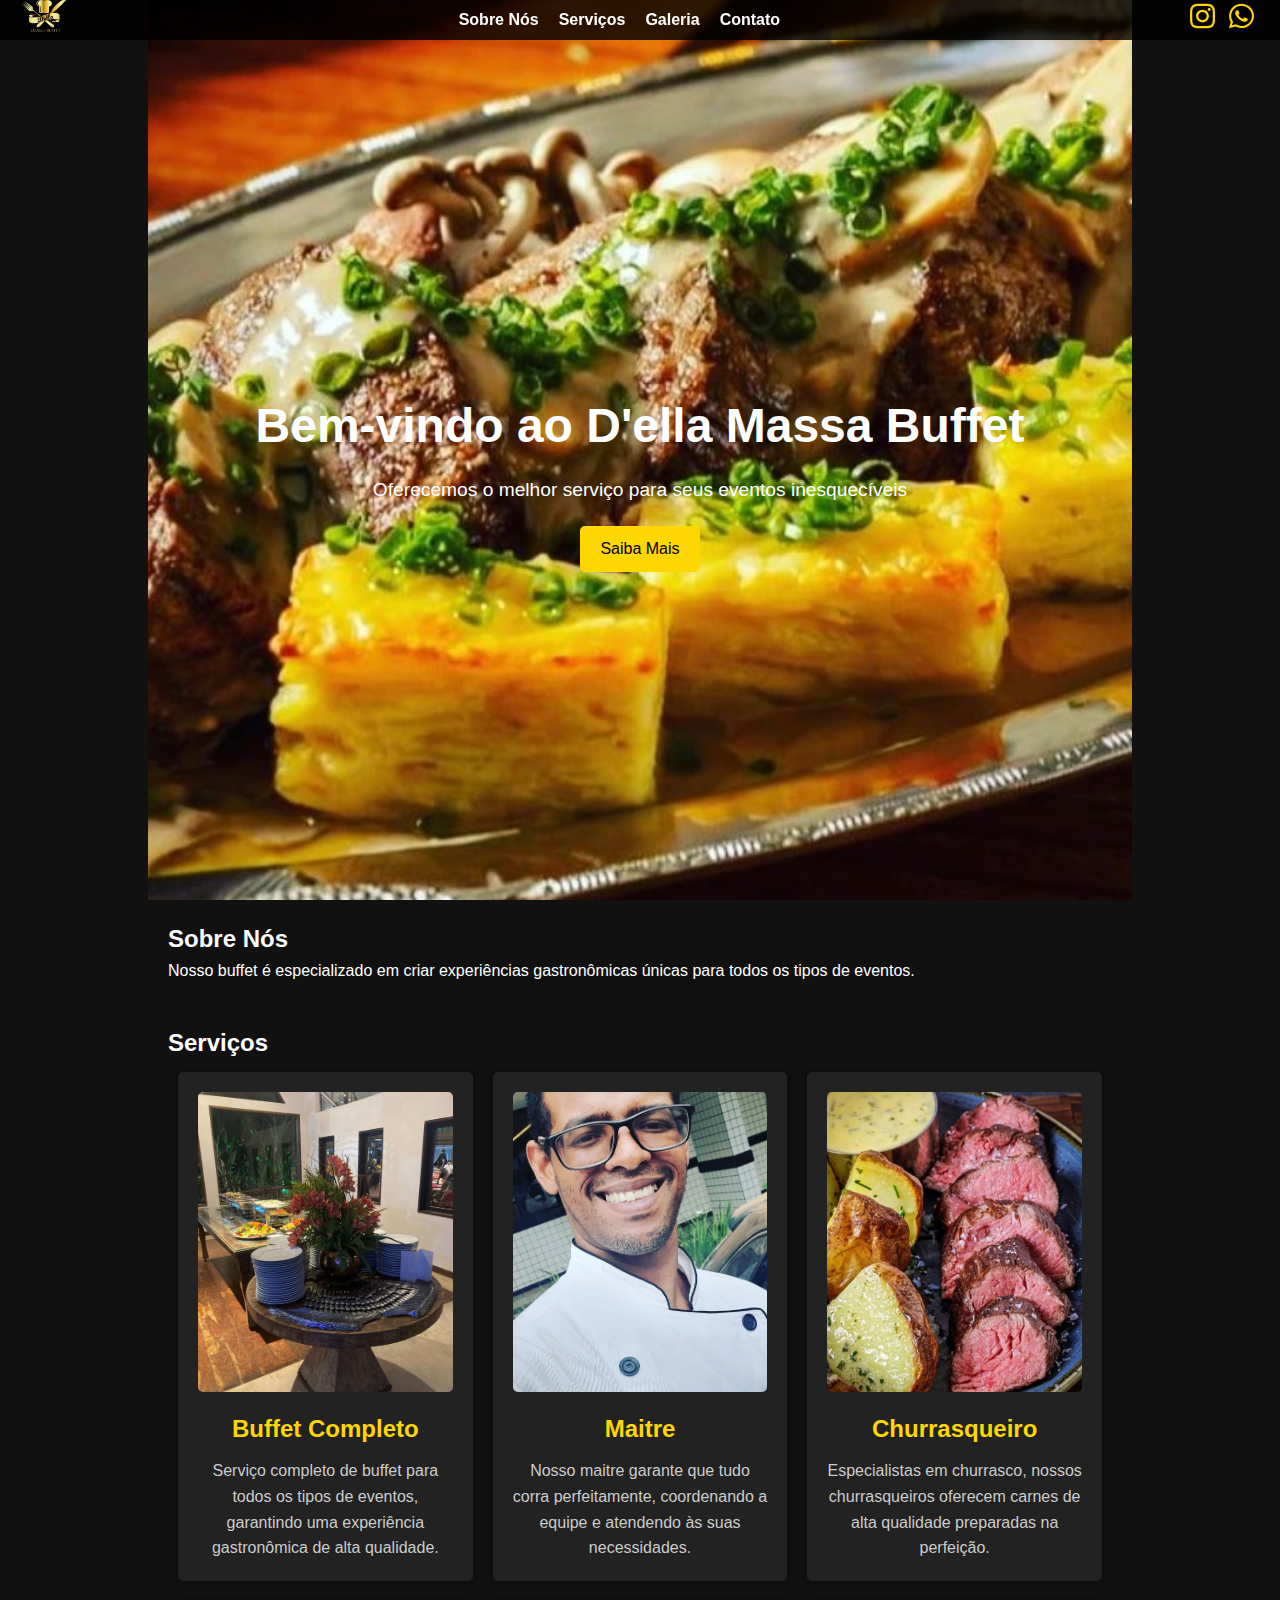
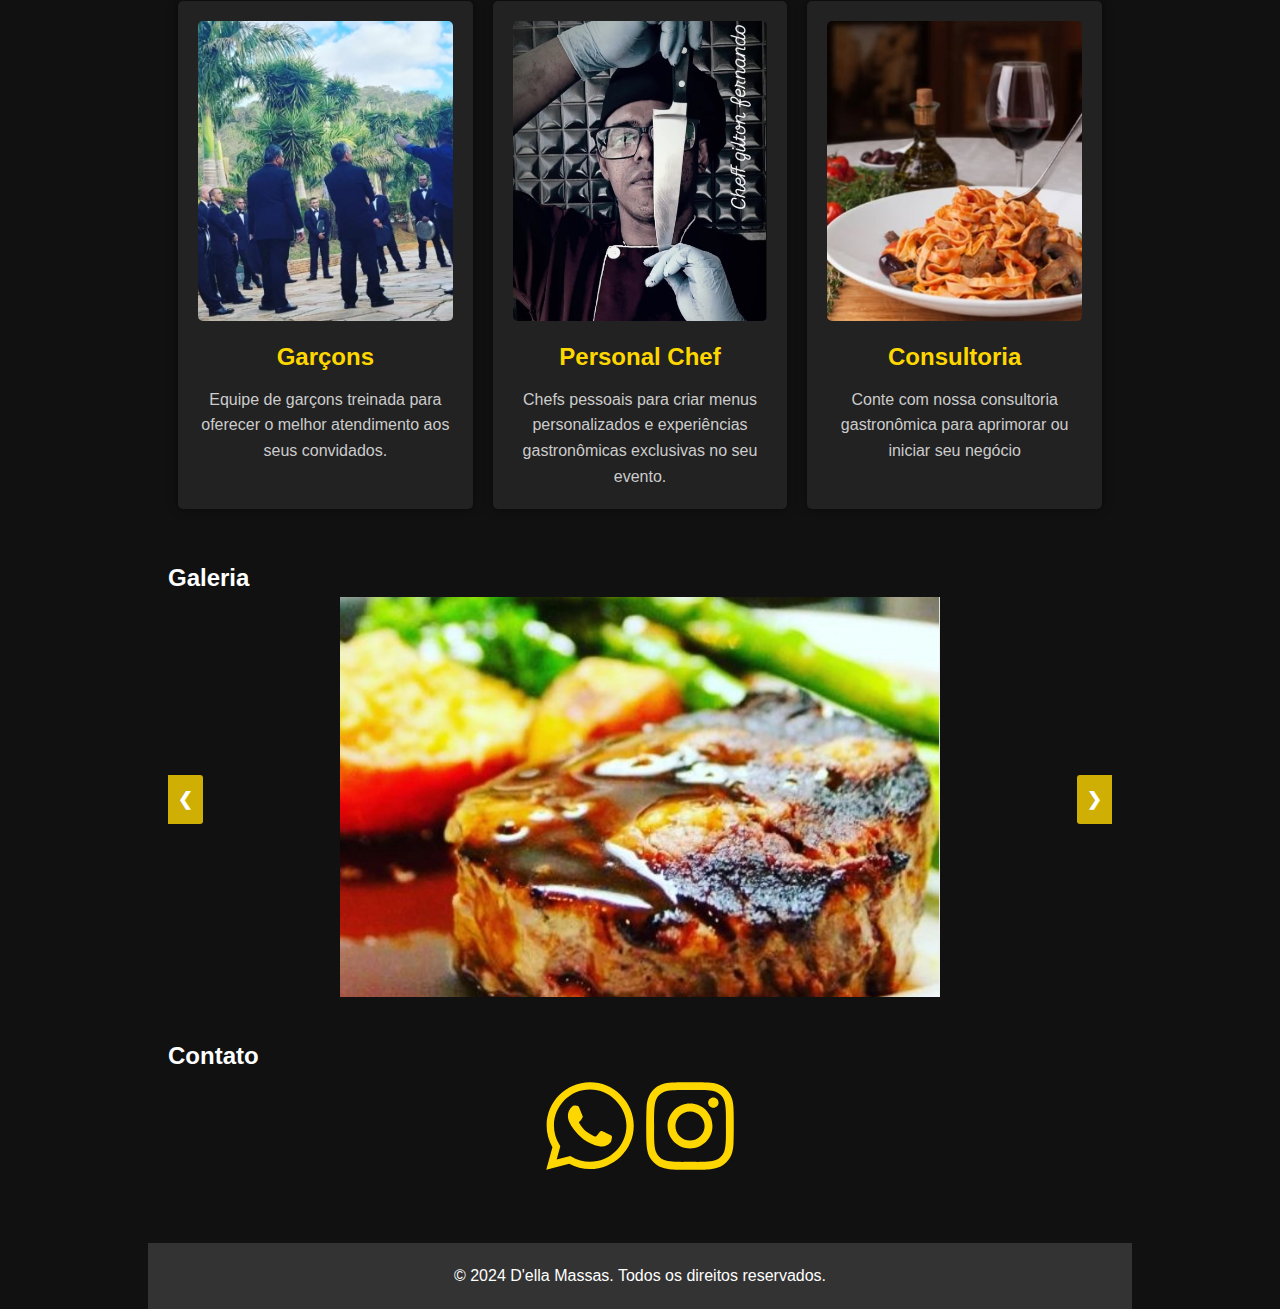
<file: index.html>
<!DOCTYPE html>
<html lang="pt-br">

<head>
    <meta charset="UTF-8">
    <meta name="viewport" content="width=device-width, initial-scale=1.0">
    <meta name="description" content="D'ella Massas Buffet">
    <title>D'ella Massas</title>
    <link rel="stylesheet" href="/src/CSS/styles.css">
</head>

<body>
    <div class="container">
        <header>
            <nav>
                <div class="logo">
                    <a href="index.html"  rel=""><img src="/src/imagens/Logo.png" alt="D'ella Massas"></a>
                </div>
                <ul class="nav-links">
                    <li><a href="#about">Sobre Nós</a></li>
                    <li><a href="#services">Serviços</a></li>
                    <li><a href="#gallery">Galeria</a></li>
                    <li><a href="#contact">Contato</a></li>
                </ul>
                <div class="cta">
                    <a href="https://www.instagram.com/dellamassas/" target="_blank"><img
                            src="./src/imagens/instagram.svg" alt="instagram"></a>
                    <a href="https://wa.me/556184999719?text=Vim%20pelo%20site%20Della%20Massas" target="_blank"><img src="./src/imagens/whatsapp.svg"
                            alt="WhatsApp"></a>

                </div>
            </nav>
            <div class="hero">
                <h1>Bem-vindo ao D'ella Massa Buffet</h1>
                <p>Oferecemos o melhor serviço para seus eventos inesquecíveis</p>
                <a href="#services" class="button">Saiba Mais</a>
            </div>
        </header>
        <main>
            <section id="about">
                <h2>Sobre Nós</h2>
                <p>Nosso buffet é especializado em criar experiências gastronômicas únicas para todos os tipos de
                    eventos.</p>
            </section>
            <section id="services">
                <h2>Serviços</h2>
                <div class="cards-container">
                    <div class="card">
                        <a href="/pages/buffet/buffet.html">
                            <img src="/src/imagens/buffet-completo.jpg" alt="Buffet Completo">
                            <h3>Buffet Completo</h3>
                            <p>Serviço completo de buffet para todos os tipos de eventos, garantindo uma experiência
                                gastronômica de alta qualidade.</p>
                        </a>
                    </div>
                    <div class="card">
                        <a href="/pages/maitre/maitre.html">
                            <img src="/src/imagens/maitre.jpg" alt="Maitre">
                            <h3>Maitre</h3>
                            <p>Nosso maitre garante que tudo corra perfeitamente, coordenando a equipe e atendendo às suas
                                necessidades.</p>
                        </a>    
                    </div>
                    <div class="card">
                        <a href="/pages/churrasqueiro/churrasqueiro.html">
                            <img src="/src/imagens/churrasqueiro.jpg" alt="Churrasqueiro">
                            <h3>Churrasqueiro</h3>
                            <p>Especialistas em churrasco, nossos churrasqueiros oferecem carnes de alta qualidade
                                preparadas na perfeição.</p>
                        </a>    
                    </div>
                    <div class="card">
                        <a href="/pages/garcons/garcons.html">
                            <img src="/src/imagens/garçons.jpg" alt="Garçons">
                            <h3>Garçons</h3>
                            <p>Equipe de garçons treinada para oferecer o melhor atendimento aos seus convidados.</p>
                        </a>
                    </div>
                    <div class="card">
                        <a href="/pages/personal_cheff/personal_cheff.html">
                            <img src="/src/imagens/personal-chef.jpg" alt="Personal Chef">
                            <h3>Personal Chef</h3>
                            <p>Chefs pessoais para criar menus personalizados e experiências gastronômicas exclusivas no seu
                                evento.</p>
                        </a>    
                    </div>
                    <div class="card">
                        <a href="/pages/consultoria/consultoria.html">
                            <img src="/src/imagens/consultoria.jpg" alt="Consultoria">
                            <h3>Consultoria</h3>
                            <p>Conte com nossa consultoria gastronômica para aprimorar ou iniciar seu negócio</p>
                        </a>
                    </div>
                </div>
            </section>
            <section id="gallery">
                <h2>Galeria</h2>
                <div class="carousel">
                    <div class="carousel-container">
                        <img src="/src/imagens/evento1.jpg" alt="Evento 1">
                        <img src="/src/imagens/evento2.jpg" alt="Evento 2">
                        <img src="/src/imagens/evento3.jpg" alt="Evento 3">
                        <img src="/src/imagens/evento4.jpg" alt="Evento 4">
                        <img src="/src/imagens/evento5.jpg" alt="Evento 5">
                        <img src="/src/imagens/evento6.jpg" alt="Evento 6">
                        <img src="/src/imagens/evento7.jpg" alt="Evento 7">
                        <img src="/src/imagens/evento8.jpg" alt="Evento 8">
                    </div>
                    <a class="prev" onclick="prevSlide()">&#10094;</a>
                    <a class="next" onclick="nextSlide()">&#10095;</a>
                </div>
            </section>
            <section id="contact">
                <h2>Contato</h2>
                <div class="contact">                    
                    <a href="https://wa.me/556184999719?text=Vim%20pelo%20site%20Della%20Massas" target="_blank">
                        <img src="./src/imagens/whatsapp.svg" alt="WhatsApp" width="100px" height="100px">                    
                    </a>
                    <a href="https://www.instagram.com/dellamassas/" target="_blank">
                        <img src="./src/imagens/instagram.svg" alt="instagram" width="100px" height="100px">
                    </a>
                    </div>    
            </section>
        </main>
        <footer>
            <p>&copy; 2024 D'ella Massas. Todos os direitos reservados.</p>
        </footer>
    </div>

    <script src="/src/Script/scripts.js"></script>
</body>

</html>
</file>
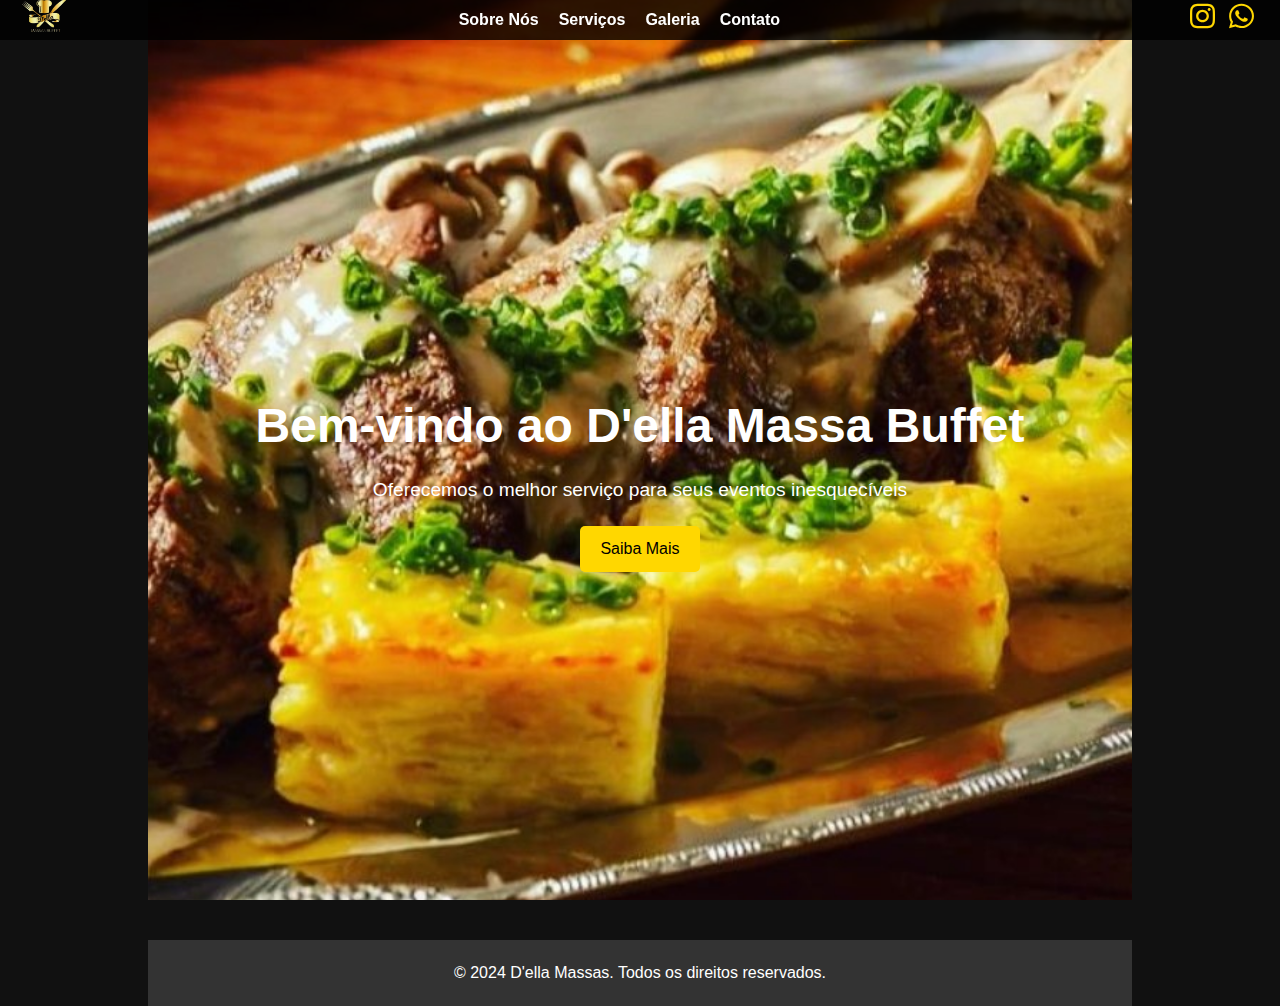
<file: pages/buffet/buffet.html>
<!DOCTYPE html>
<html lang="pt-br">

<head>
    <meta charset="UTF-8">
    <meta name="viewport" content="width=device-width, initial-scale=1.0">
    <meta name="description" content="D'ella Massas Buffet">
    <title>D'ella Massas</title>
    <link rel="stylesheet" href="/src/CSS/styles.css">
</head>

<body>
    <div class="container">
        <header>
            <nav>
                <div class="logo">
                    <a href="/index.html"  rel=""><img src="/src/imagens/Logo.png" alt="D'ella Massas"></a>
                </div>
                <ul class="nav-links">
                    <li><a href="#about">Sobre Nós</a></li>
                    <li><a href="#services">Serviços</a></li>
                    <li><a href="#gallery">Galeria</a></li>
                    <li><a href="#contact">Contato</a></li>
                </ul>
                <div class="cta">
                    <a href="https://www.instagram.com/dellamassas/" target="_blank"><img
                            src="/src/imagens/instagram.svg" alt="instagram"></a>
                    <a href="https://wa.me/556184999719?text=Vim%20pelo%20site%20Della%20Massas" target="_blank"><img src="/src/imagens/whatsapp.svg"
                            alt="WhatsApp"></a>

                </div>
            </nav>
            <div class="hero">
                <h1>Bem-vindo ao D'ella Massa Buffet</h1>
                <p>Oferecemos o melhor serviço para seus eventos inesquecíveis</p>
                <a href="#services" class="button">Saiba Mais</a>
            </div>
        </header>
        <main>
            
        </main>
        <footer>
            <p>&copy; 2024 D'ella Massas. Todos os direitos reservados.</p>
        </footer>
    </div>

    <script src="/src/Script/scripts.js"></script>
</body>

</html>
</file>
<file: src/CSS/styles.css>
@import url(/src/CSS/header.css);
@import url(/src/CSS/main.css);
@import url(/src/CSS/footer.css);


* {
    margin: 0;
    padding: 0;
    box-sizing: border-box;
}

body {
    font-family: Arial, sans-serif;
    line-height: 1.6;
    background-color: #111; /* Fundo levemente mais claro */
    color: #fff;
}

.container {
    max-width: 1024px;
    margin: 0 auto; /* Centraliza horizontalmente */
    padding: 0 20px; /* Adiciona espaçamento interno nas laterais */
}




/* Responsividade */

@media (max-width: 1024px) {
    .hero h1 {
        font-size: 2.5em;
    }

    .card {
        margin: 10px auto;
    }

    .cards-container {
        justify-content: center;
    }
}

@media (max-width: 768px) {
    .hero h1 {
        font-size: 2em;
    }

    nav {
        padding: 0 10px;
    }

    .nav-links {
        display: none;
    }

    .button {
        padding: 8px 16px;
    }

    .cards-container {
        flex-direction: column;
        align-items: center;
    }

    .carousel img {
        width: 600px;
        height: 600px;
    }
}

@media (max-width: 489px) {
    .hero h1 {
        font-size: 1.8em;
    }

    .hero p {
        font-size: 1em;
    }

    nav {
        height: 50px;
    }

    .logo img {
        height: 50px;
    }

    .button {
        padding: 6px 12px;
        font-size: 0.9em;
    }

    .card {
        max-width: 90%;
        margin: 10px auto;
    }

    .carousel img {
        width: 600px;
        height: 600px;
    }

    form {
        padding: 15px;
    }
}
</file>
